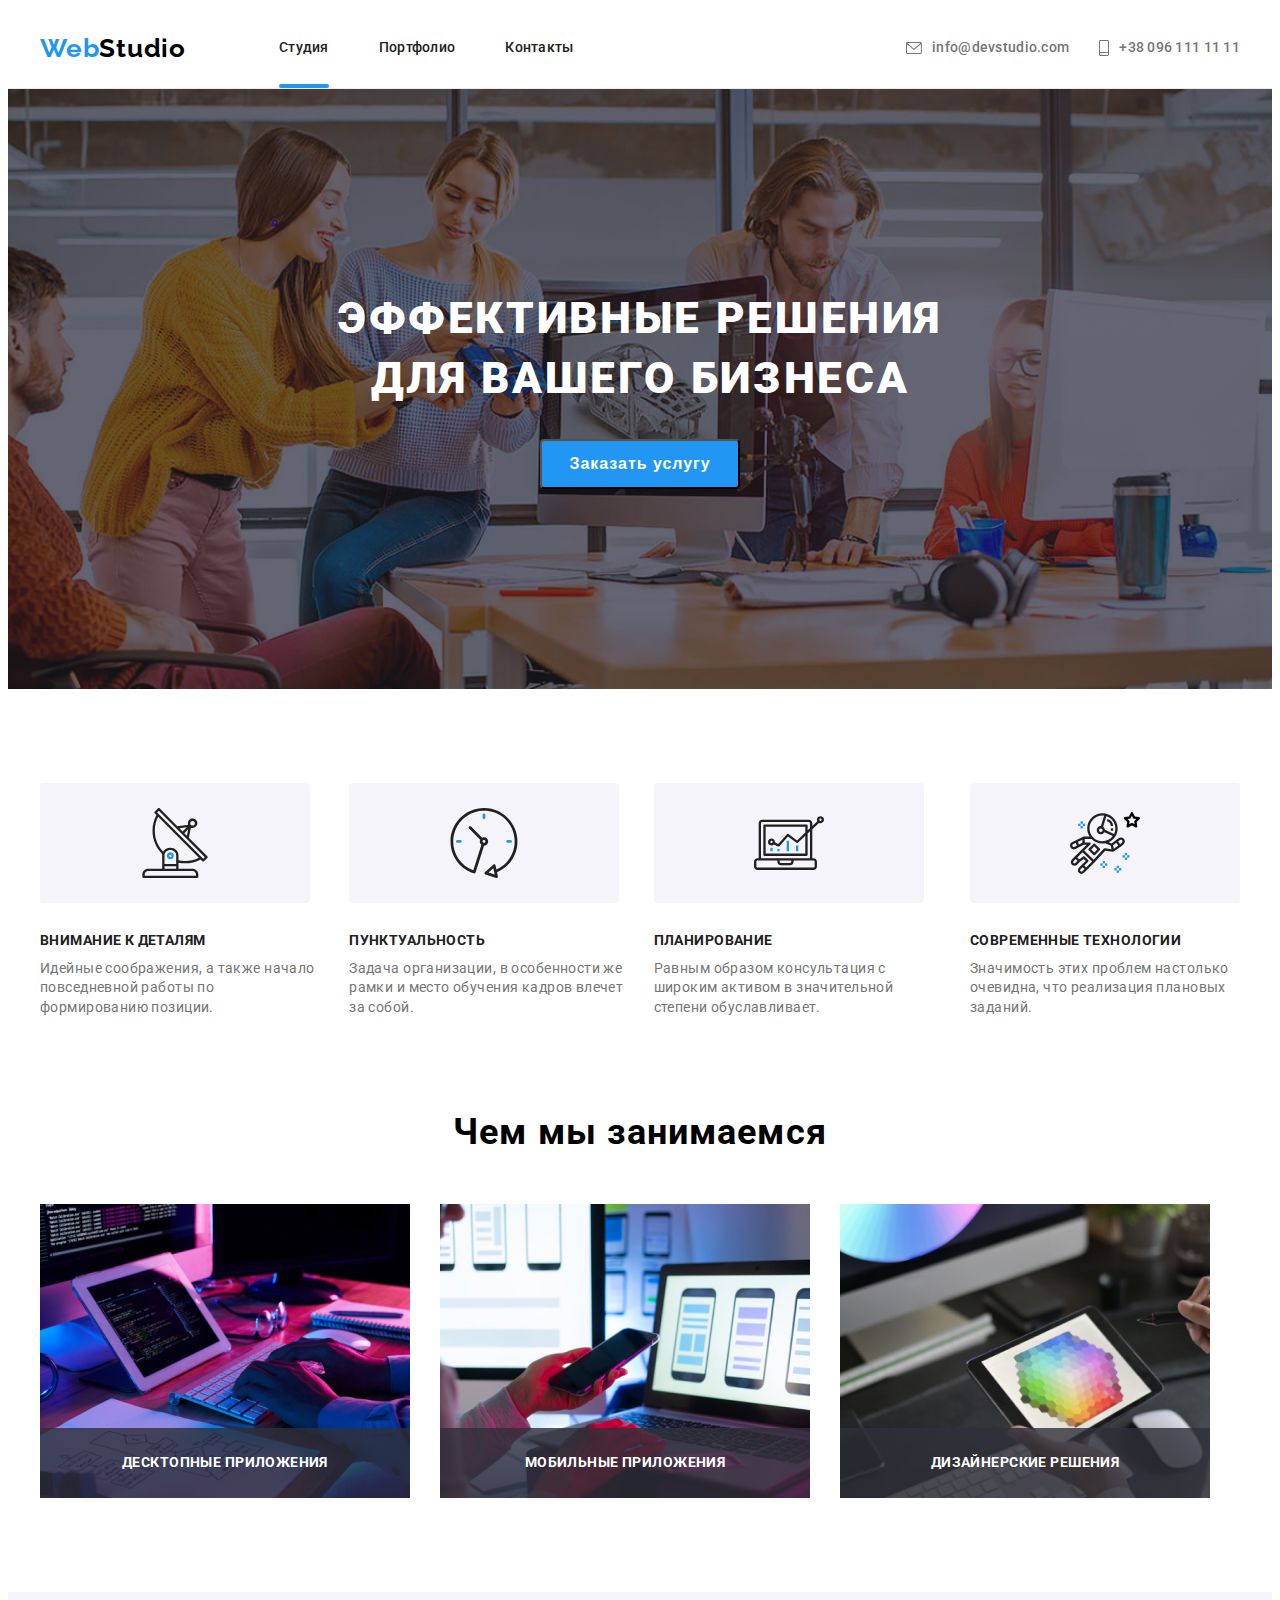
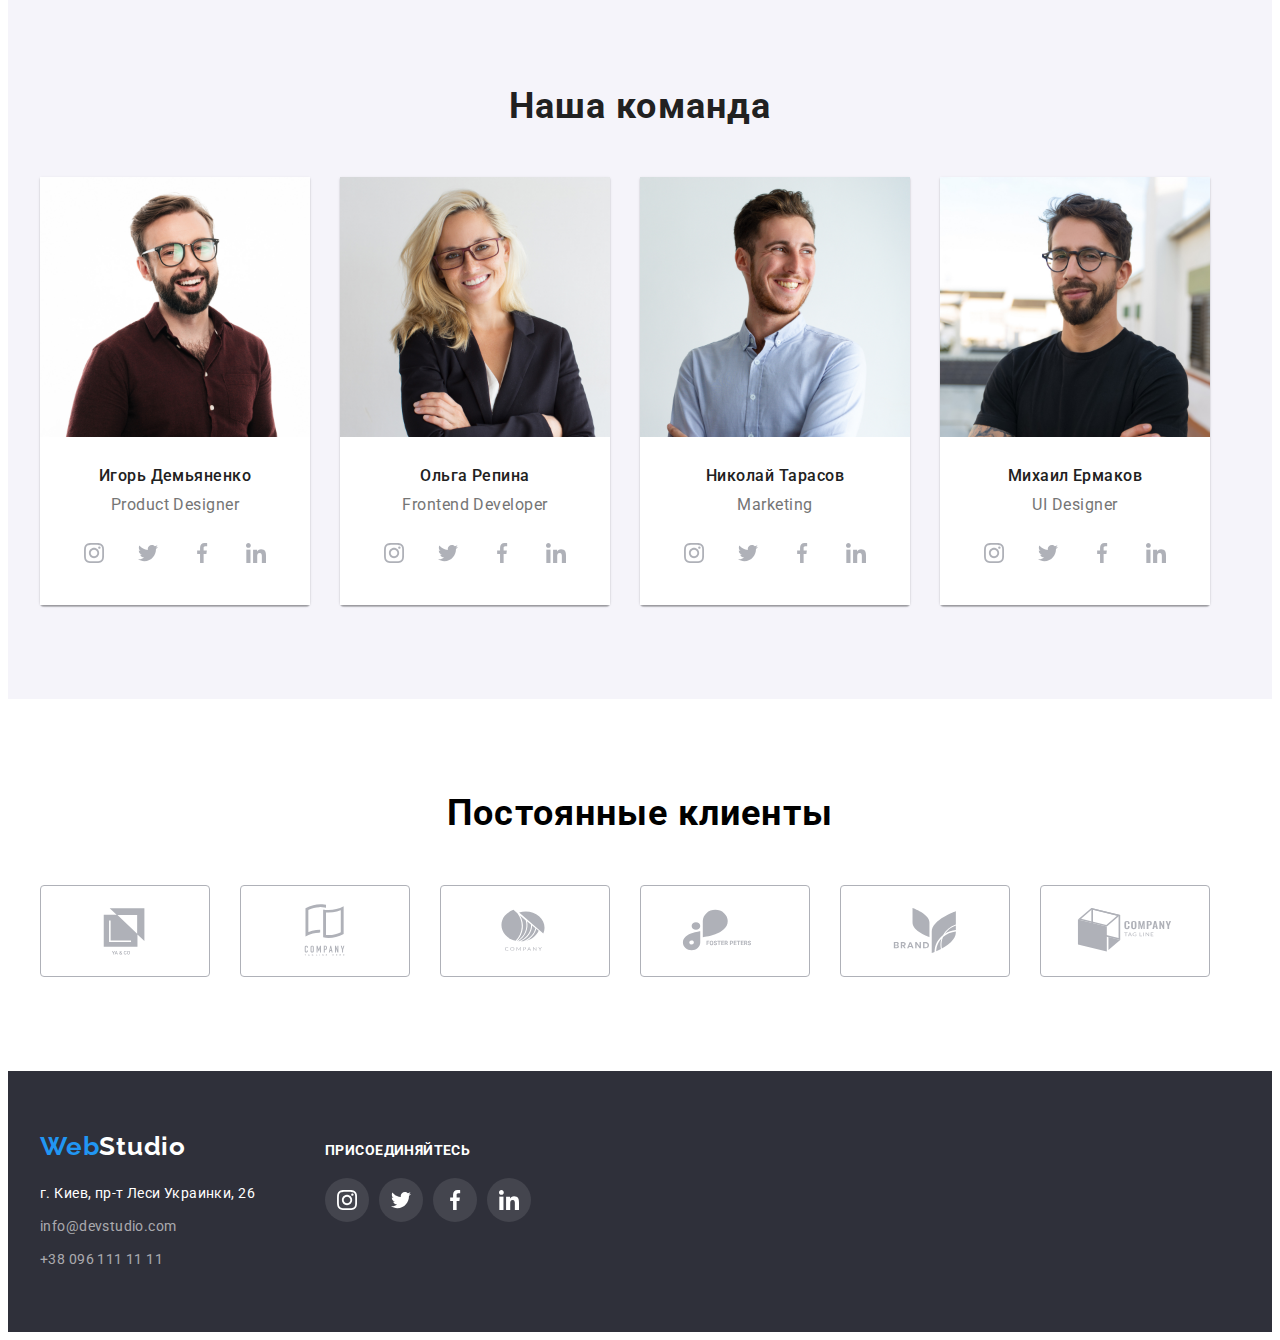
<file: index.html>
<!DOCTYPE html>
<html lang="ru">

<head>
  <meta charset="UTF-8" />
  <meta http-equiv="X-UA-Compatible" content="IE=edge" />
  <meta name="viewport" content="width=device-width, initial-scale=1.0" />
  <title>Document</title>
  <link rel="preconnect" href="https://fonts.googleapis.com" />
  <link rel="preconnect" href="https://fonts.gstatic.com" crossorigin />
  <link href="https://fonts.googleapis.com/css2?family=Raleway:wght@700&family=Roboto:wght@400;500;700;900&display=swap"
    rel="stylesheet" />
  <link rel="stylesheet" href="https://cdnjs.cloudflare.com/ajax/libs/modern-normalize/1.1.0/modern-normalize.min.css"
    integrity="sha512-wpPYUAdjBVSE4KJnH1VR1HeZfpl1ub8YT/NKx4PuQ5NmX2tKuGu6U/JRp5y+Y8XG2tV+wKQpNHVUX03MfMFn9Q=="
    crossorigin="anonymous" referrerpolicy="no-referrer" />
  <link rel="stylesheet" href="./css/styles.css" />
</head>

<body>
  <header class="header">
    <div class="container header-container">
      <nav class="header-nav">
        <a class="logo" href="./index.html" lang="en"><span class="web">Web</span>Studio</a>
        <ul class="menu-list list">
          <li class="menu-item">
            <a class="menu-link current" href="./index.html">Студия</a>
          </li>
          <li class="menu-item">
            <a class="menu-link" href="./portfolio.html">Портфолио</a>
          </li>
          <li class="menu-item">
            <a class="menu-link" href="">Контакты</a>
          </li>
        </ul>
      </nav>



      <ul class="contacts-list list">
        <li class="contacts-item"><a href="mailto:info@devstudio.com" lang="en" class="contacts-link-dark"><svg
              class="contacts-icon" width="16px" height="12px">
              <use href="./sprite.svg#icon-envelope">
              </use>
            </svg>info@devstudio.com</a></li>

        <li class="contacts-item"><a href="tel:+380961111111" class="contacts-link-dark"><svg class="contacts-icon"
              width="10px" height="16px">
              <use href="./sprite.svg#icon-smartphone">
              </use>
            </svg>+38 096 111 11 11</a></li>
      </ul>

    </div>
  </header>


  <main>
    <section class="hero">
      <div class="container">
        <h1 class="hero-title">Эффективные решения для вашего бизнеса</h1>
        <button class="header-btn" type="button" data-modal-open>Заказать услугу</button>
    </section>
    <section class="section">
      <div class="container">
        <h2 class="visually-hidden">Наши приемущества</h2>
        <ul class="section-list list">
          <!-- Ne section -->
          <li class="section-item">
            <div class="section-icons">
              <svg class="section-icon" width="70" height="70">
                <use href="./sprite.svg#icon-antenna"></use>
              </svg>
            </div>
            <h3 class="section-title">Внимание к деталям</h3>
            <p class="after-title">
              Идейные соображения, а также начало повседневной работы по формированию позиции.
            </p>
          </li>
          <li class="section-item">
            <div class="section-icons">
              <svg class="section-icon" width="70" height="70">
                <use href="./sprite.svg#icon-clock"></use>
              </svg>
            </div>
            <h3 class="section-title">Пунктуальность</h3>
            <p class="after-title">
              Задача организации, в особенности же рамки и место обучения кадров влечет за собой.
            </p>
          </li>
          <li class="section-item">
            <div class="section-icons">
              <svg class="section-icon" width="70" height="70">
                <use href="./sprite.svg#icon-diagram"></use>
              </svg>
            </div>
            <h3 class="section-title">Планирование</h3>
            <p class="after-title">
              Равным образом консультация с широким активом в значительной степени обуславливает.
            </p>
          </li>
          <li class="section-item">
            <div class="section-icons">
              <svg class="section-icon" width="70" height="70">
                <use href="./sprite.svg#icon-vector4"></use>
              </svg>
            </div>
            <h3 class="section-title">Современные технологии</h3>
            <p class="after-title">
              Значимость этих проблем настолько очевидна, что реализация плановых заданий.
            </p>
          </li>
        </ul>
      </div>
    </section>
    <section class="section direction">
      <div class="container">
        <h2 class="pre-title">Чем мы занимаемся</h2>
        <ul class="directions list">
          <li class="directions-item">
            <img src="./images/img1.jpg" alt="website_creation" width="370" />
            <p class="info-text">Десктопные приложения</p>
          </li>
          <li class="directions-item">
            <img src="./images/img2.jpg" alt="application creation" width="370" />
            <p class="info-text">Мобильные приложения</p>
          </li>
          <li class="directions-item"><img src="./images/img3.jpg" alt="design" width="370" />
            <p class="info-text">Дизайнерские решения</p>
          </li>
        </ul>
    </section>
    </div>
    <section class="section comand">
      <div class="container">
        <h2 class="comand-pre-title">Наша команда</h2>
        <ul class="comand-list list">

          <li class="comand-item">
            <img src="./images/team1.jpg" alt="Igor" width="270" />
            <div class="comands">
              <h3 class="comand-title">Игорь Демьяненко</h3>
              <p class="comand-text">Product Designer</p>
              <ul class="comand-social social-list">
                <li class="social-item">
                  <a href="" class="social-link">
                    <svg class="social-icon" width="20" height="20">
                      <use href="./sprite.svg#icon-instagram"></use>
                    </svg>
                  </a>
                </li>
                <li class="social-item">
                  <a href="" class="social-link">
                    <svg class="social-icon" width="20" height="20">
                      <use href="./sprite.svg#icon-twitter"></use>
                    </svg>
                  </a>
                </li>
                <li class="social-item">
                  <a href="" class="social-link">
                    <svg class="social-icon" width="20" height="20">
                      <use href="./sprite.svg#icon-facebook"></use>
                    </svg>
                  </a>
                </li>
                <li class="social-item">
                  <a href="" class="social-link">
                    <svg class="social-icon" width="20" height="20">
                      <use href="./sprite.svg#icon-linkedin"></use>
                    </svg>
                  </a>
                </li>
              </ul>
            </div>
          </li>
          <li class="comand-item">
            <img src="./images/team2.jpg" alt="Olgs" width="270" />
            <div class="comands">
              <h3 class="comand-title">Ольга Репина</h3>
              <p class="comand-text">Frontend Developer</p>
              <ul class="comand-social social-list">
                <li class="social-item">
                  <a href="" class="social-link">
                    <svg class="social-icon" width="20" height="20">
                      <use href="./sprite.svg#icon-instagram"></use>
                    </svg>
                  </a>
                </li>
                <li class="social-item">
                  <a href="" class="social-link">
                    <svg class="social-icon" width="20" height="20">
                      <use href="./sprite.svg#icon-twitter"></use>
                    </svg>
                  </a>
                </li>
                <li class="social-item">
                  <a href="" class="social-link">
                    <svg class="social-icon" width="20" height="20">
                      <use href="./sprite.svg#icon-facebook"></use>
                    </svg>
                  </a>
                </li>
                <li class="social-item">
                  <a href="" class="social-link">
                    <svg class="social-icon" width="20" height="20">
                      <use href="./sprite.svg#icon-linkedin"></use>
                    </svg>
                  </a>
                </li>
              </ul>
            </div>
          </li>
          <li class="comand-item">
            <img src="./images/team3.jpg" alt="Nikolai" width="270" />
            <div class="comands">
              <h3 class="comand-title">Николай Тарасов</h3>
              <p class="comand-text">Marketing</p>
              <ul class="comand-social social-list">
                <li class="social-item">
                  <a href="" class="social-link">
                    <svg class="social-icon" width="20" height="20">
                      <use href="./sprite.svg#icon-instagram"></use>
                    </svg>
                  </a>
                </li>
                <li class="social-item">
                  <a href="" class="social-link">
                    <svg class="social-icon" width="20" height="20">
                      <use href="./sprite.svg#icon-twitter"></use>
                    </svg>
                  </a>
                </li>
                <li class="social-item">
                  <a href="" class="social-link">
                    <svg class="social-icon" width="20" height="20">
                      <use href="./sprite.svg#icon-facebook"></use>
                    </svg>
                  </a>
                </li>
                <li class="social-item">
                  <a href="" class="social-link">
                    <svg class="social-icon" width="20" height="20">
                      <use href="./sprite.svg#icon-linkedin"></use>
                    </svg>
                  </a>
                </li>
              </ul>
            </div>
          </li>
          <li class="comand-item">
            <img src="./images/team4.jpg" alt="Mihail" width="270" />
            <div class="comands">
              <h3 class="comand-title">Михаил Ермаков</h3>
              <p class="comand-text">UI Designer</p>
              <ul class="comand-social social-list">
                <li class="social-item">
                  <a href="" class="social-link">
                    <svg class="social-icon" width="20" height="20">
                      <use href="./sprite.svg#icon-instagram"></use>
                    </svg>
                  </a>
                </li>
                <li class="social-item">
                  <a href="" class="social-link">
                    <svg class="social-icon" width="20" height="20">
                      <use href="./sprite.svg#icon-twitter"></use>
                    </svg>
                  </a>
                </li>
                <li class="social-item">
                  <a href="" class="social-link">
                    <svg class="social-icon" width="20" height="20">
                      <use href="./sprite.svg#icon-facebook"></use>
                    </svg>
                  </a>
                </li>
                <li class="social-item">
                  <a href="" class="social-link">
                    <svg class="social-icon" width="20" height="20">
                      <use href="./sprite.svg#icon-linkedin"></use>
                    </svg>
                  </a>
                </li>
              </ul>
            </div>
          </li>
        </ul>
      </div>
    </section>
    </div>
    <section class="section clients">
      <div class="container">
        <h2 class="clients-title">Постоянные клиенты</h2>
        <ul class="clients-list">
          <li class="clients-item">
            <a href="" class="clients-icons">
              <svg class="clients-icon" width="106" height="60">
                <use href="./sprite.svg#icon-logo1"></use>
              </svg></a>
          </li>
          <li class="clients-item">
            <a href="" class="clients-icons">
              <svg class="clients-icon" width="106" height="60">
                <use href="./sprite.svg#icon-logo2"></use>
              </svg></a>
          </li>
          <li class="clients-item">
            <a href="" class="clients-icons">
              <svg class="clients-icon" width="106" height="60">
                <use href="./sprite.svg#icon-logo3"></use>
              </svg></a>
          </li>
          <li class="clients-item">
            <a href="" class="clients-icons">
              <svg class="clients-icon" width="106" height="60">
                <use href="./sprite.svg#icon-logo4"></use>
              </svg></a>
          </li>
          <li class="clients-item">
            <a href="" class="clients-icons">
              <svg class="clients-icon" width="106" height="60">
                <use href="./sprite.svg#icon-logo5"></use>
              </svg></a>
          </li>
          <li class="clients-item">
            <a href="" class="clients-icons">
              <svg class="clients-icon" width="106" height="60">
                <use href="./sprite.svg#icon-logo6"></use>
              </svg></a>
          </li>
        </ul>
      </div>
    </section>

  </main>
  <footer class="contacts-bot">
    <div class="container container-footer">
      <div class="footer-adress-left">
        <a class="logo-bottom" href="./index.html" lang="en"><span class="web">Web</span>Studio</a>
        <address class="footer-adress">
          <ul class="contacts-list-bot list">
            <li class="contacts-link">
              <a class="contacts-link-light" href="https://goo.gl/maps/QXSwQN5gtXJ56YAf7">г. Киев, пр-т
                Леси Украинки, 26</a>
            </li>
            <li class="contacts-link">
              <a class="contacts-link-grey" href="mailto:info@devstudio.com">info@devstudio.com</a>
            </li>
            <li class="contacts-link">
              <a class="contacts-link-grey" href="tel:+380961111111"> +38 096 111 11 11</a>
            </li>
          </ul>
        </address>
      </div>

      <div class="footer-social">
        <p class="social-title">Присоединяйтесь
        <ul class="comand-social social-list">
          <li class="social-item">
            <a href="" class="social-link-bot">
              <svg class="social-icon-bot" width="20" height="20">
                <use href="./sprite.svg#icon-instagram"></use>
              </svg>
            </a>
          </li>
          <li class="social-item">
            <a href="" class="social-link-bot">
              <svg class="social-icon-bot" width="20" height="20">
                <use href="./sprite.svg#icon-twitter"></use>
              </svg>
            </a>
          </li>
          <li class="social-item">
            <a href="" class="social-link-bot">
              <svg class="social-icon-bot" width="20" height="20">
                <use href="./sprite.svg#icon-facebook"></use>
              </svg>
            </a>
          </li>
          <li class="social-item">
            <a href="" class="social-link-bot">
              <svg class="social-icon-bot" width="20" height="20">
                <use href="./sprite.svg#icon-linkedin"></use>
              </svg>
            </a>
          </li>
          </p>
      </div>
    </div>
  </footer>
  <div class="backdrop is-hidden" data-modal>
    <div class="modal">
      <button type="button" class="modal-btn" data-modal-close>
        <svg class="modal-close-icon" width="10" height="9">
          <use href="./sprite.svg#icon-Close"></use>
        </svg>
      </button>
    </div>
  </div>
</body>
<script src="./js/modal.js"></script>

</html>
</file>
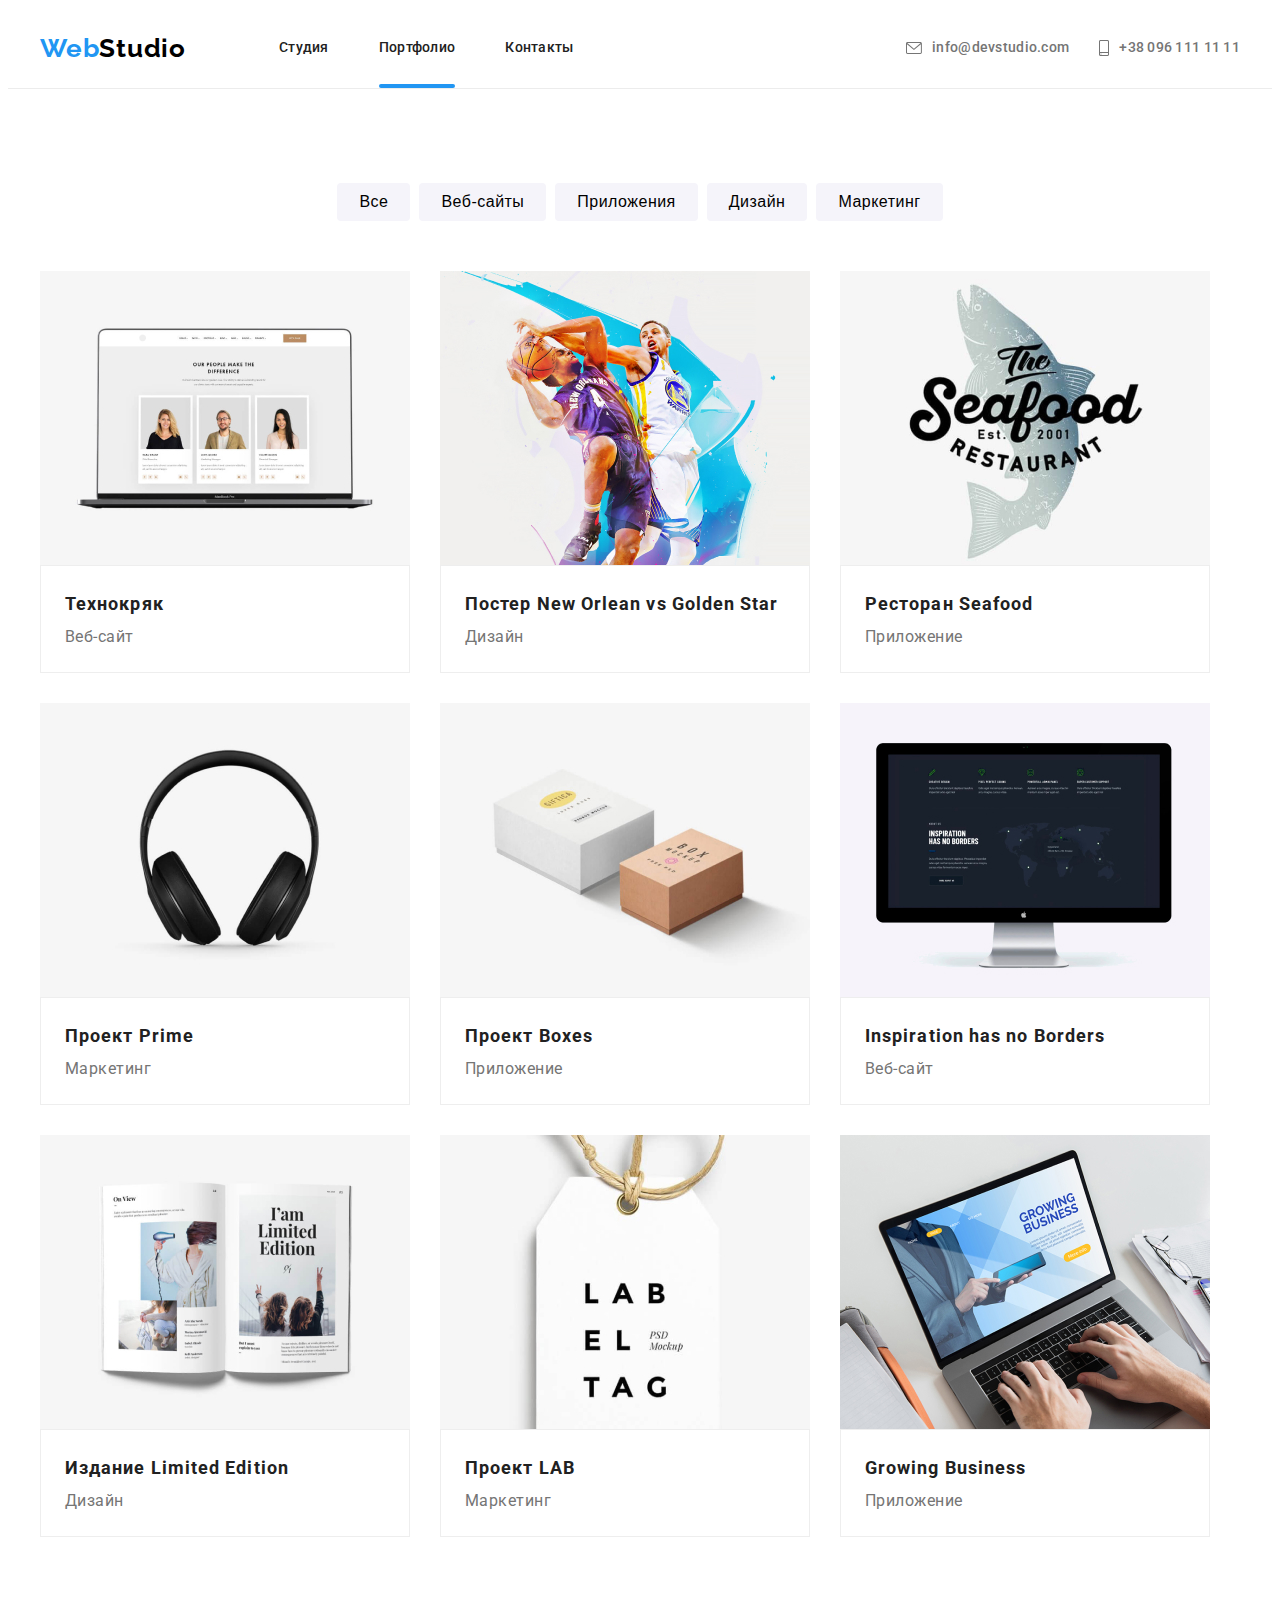
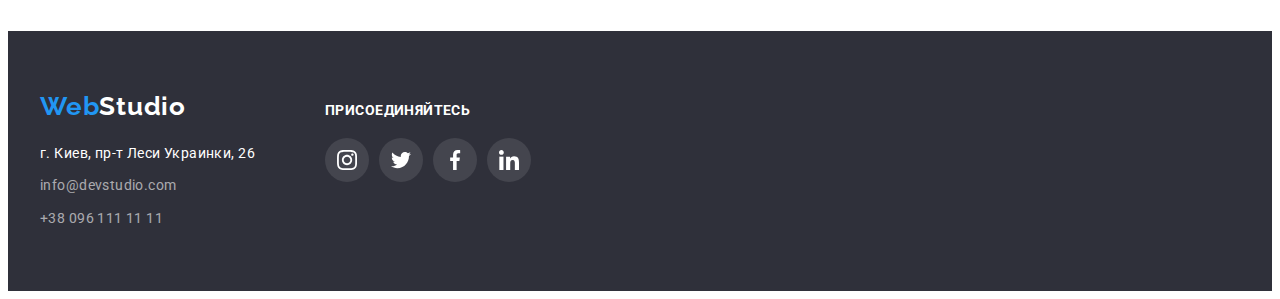
<file: portfolio.html>
<!DOCTYPE html>
<html lang="ru">

<head>
  <meta charset="UTF-8" />
  <meta http-equiv="X-UA-Compatible" content="IE=edge" />
  <meta name="viewport" content="width=device-width, initial-scale=1.0" />
  <title>Document</title>
  <link rel="preconnect" href="https://fonts.googleapis.com" />
  <link rel="preconnect" href="https://fonts.gstatic.com" crossorigin />
  <link href="https://fonts.googleapis.com/css2?family=Raleway:wght@700&family=Roboto:wght@400;500;700;900&display=swap"
    rel="stylesheet" />
  <link rel="stylesheet" href="https://cdnjs.cloudflare.com/ajax/libs/modern-normalize/1.1.0/modern-normalize.min.css"
    integrity="sha512-wpPYUAdjBVSE4KJnH1VR1HeZfpl1ub8YT/NKx4PuQ5NmX2tKuGu6U/JRp5y+Y8XG2tV+wKQpNHVUX03MfMFn9Q=="
    crossorigin="anonymous" referrerpolicy="no-referrer" />
  <link rel="stylesheet" href="./css/styles.css" />
</head>

<body>
  <header class="header">
    <div class="container header-container">
      <nav class="header-nav">
        <a class="logo" href="./index.html" lang="en"><span class="web">Web</span>Studio</a>
        <ul class="menu-list list">
          <li class="menu-item">
            <a class="menu-link link" href="./index.html">Студия</a>
          </li>
          <li class="menu-item">
            <a class="menu-link link current" href="./portfolio.html">Портфолио</a>
          </li>
          <li class="menu-item"><a class="menu-link link" href="">Контакты</a></li>
        </ul>
      </nav>

      <ul class="contacts-list list">
        <li class="contacts-item"><a href="mailto:info@devstudio.com" lang="en" class="contacts-link-dark"><svg
              class="contacts-icon" width="16px" height="12px">
              <use href="./sprite.svg#icon-envelope">
              </use>
            </svg>info@devstudio.com</a></li>
        <li class="contacts-item"><a href="tel:+380961111111" class="contacts-link-dark"><svg class="contacts-icon"
              width="10px" height="16px">
              <use href="./sprite.svg#icon-smartphone">
              </use>
            </svg>+38 096 111 11 11</a></li>
      </ul>
    </div>
  </header>
  <main>
    <section class="section">
      <div class="container">
        <h1 class="visually-hidden">Меню</h1>
        <ul class="filtr-list">
          <li class="filtr-item"><button type="button" class="filtr-button">Все</button></li>
          <li class="filtr-item">
            <button type="button" class="filtr-button">Веб-сайты</button>
          </li>
          <li class="filtr-item">
            <button type="button" class="filtr-button">Приложения</button>
          </li>
          <li class="filtr-item"><button type="button" class="filtr-button">Дизайн</button></li>
          <li class="filtr-item">
            <button type="button" class="filtr-button">Маркетинг</button>
          </li>
        </ul>
        <div class="portfolo">
          <ul class="portfolio-list">
            <li class="porfolio-item">
              <a href="" class="portfolio-link">
                <div class="porfolio-item-wrap">
                  <img src="./images/portfolio/img_p1.jpg" alt="Sait" height="294" width="370" />
                  <p class="portfolio-picture-text">Технокряк это современная площадка распространения коронавируса.
                    Компании используют эту платформу для цифрового шпионажа и атак на защищённые сервера конкурентов.
                  </p>
                </div>
                <div class="porfolio-texts">
                  <h2 class="portfolio-title">Технокряк</h2>
                  <p class="portfolio-text">Веб-сайт</p>
                </div>
              </a>
            </li>
            <li class="porfolio-item">
              <a href="" class="portfolio-link">
                <img src="./images/portfolio/img_p2.jpg" alt="Disign" width="370" />
                <div class="porfolio-texts">
                  <h2 class="portfolio-title">Постер New Orlean vs Golden Star</h2>
                  <p class="portfolio-text">Дизайн</p>
                </div>
              </a>
            </li>
            <li class="porfolio-item">
              <a href="" class="portfolio-link">
                <img src="./images/portfolio/img_p3.jpg" alt="Restoran" width="370" />
                <div class="porfolio-texts">
                  <h2 class="portfolio-title">Ресторан Seafood</h2>
                  <p class="portfolio-text">Приложение</p>
                </div>
              </a>
            </li>
            <li class="porfolio-item">
              <a href="" class="portfolio-link">
                <img src="./images/portfolio/img_p4.jpg" alt="Project" width="370" />
                <div class="porfolio-texts">
                  <h2 class="portfolio-title">Проект Prime</h2>
                  <p class="portfolio-text">Маркетинг</p>
                </div>
              </a>
            </li>

            <li class="porfolio-item">
              <a href="" class="portfolio-link">
                <img src="./images/portfolio/img_p5.jpg" alt="Box" width="370" />
                <div class="porfolio-texts">
                  <h2 class="portfolio-title">Проект Boxes</h2>
                  <p class="portfolio-text">Приложение</p>
                </div>
              </a>
            </li>

            <li class="porfolio-item">
              <a href="" class="portfolio-link">
                <img src="./images/portfolio/img_p6.jpg" alt="Web" width="370" />
                <div class="porfolio-texts">
                  <h2 class="portfolio-title">Inspiration has no Borders</h2>
                  <p class="portfolio-text">Веб-сайт</p>
                </div>
              </a>
            </li>

            <li class="porfolio-item">
              <a href="" class="portfolio-link">
                <img src="./images/portfolio/img_p7.jpg" alt="Book" width="370" />
                <div class="porfolio-texts">
                  <h2 class="portfolio-title">Издание Limited Edition</h2>
                  <p class="portfolio-text">Дизайн</p>
                </div>
              </a>
            </li>

            <li class="porfolio-item">
              <a href="" class="portfolio-link">
                <img src="./images/portfolio/img_p8.jpg" alt="Project" width="370" />
                <div class="porfolio-texts">
                  <h2 class="portfolio-title">Проект LAB</h2>
                  <p class="portfolio-text">Маркетинг</p>
                </div>
              </a>
            </li>

            <li class="porfolio-item">
              <a href="" class="portfolio-link">
                <img src="./images/portfolio/img_p9.jpg" alt="App" width="370" />
                <div class="porfolio-texts">
                  <h2 class="portfolio-title">Growing Business</h2>
                  <p class="portfolio-text">Приложение</p>
                </div>
              </a>
            </li>
          </ul>
    </section>
    </div>
  </main>
  <footer class="contacts-bot">
    <div class="container container-footer">
      <div class="footer-adress-left">
        <a class="logo-bottom" href="./index.html" lang="en"><span class="web">Web</span>Studio</a>
        <address class="footer-adress">
          <ul class="contacts-list-bot list">
            <li class="contacts-link">
              <a class="contacts-link-light" href="https://goo.gl/maps/QXSwQN5gtXJ56YAf7">г. Киев, пр-т
                Леси Украинки, 26</a>
            </li>
            <li class="contacts-link">
              <a class="contacts-link-grey" href="mailto:info@devstudio.com">info@devstudio.com</a>
            </li>
            <li class="contacts-link">
              <a class="contacts-link-grey" href="tel:+380961111111"> +38 096 111 11 11</a>
            </li>
          </ul>
        </address>
      </div>

      <div class="footer-social">
        <p class="social-title">Присоединяйтесь
        <ul class="comand-social social-list">
          <li class="social-item">
            <a href="" class="social-link-bot">
              <svg class="social-icon-bot" width="20" height="20">
                <use href="./sprite.svg#icon-instagram"></use>
              </svg>
            </a>
          </li>
          <li class="social-item">
            <a href="" class="social-link-bot">
              <svg class="social-icon-bot" width="20" height="20">
                <use href="./sprite.svg#icon-twitter"></use>
              </svg>
            </a>
          </li>
          <li class="social-item">
            <a href="" class="social-link-bot">
              <svg class="social-icon-bot" width="20" height="20">
                <use href="./sprite.svg#icon-facebook"></use>
              </svg>
            </a>
          </li>
          <li class="social-item">
            <a href="" class="social-link-bot">
              <svg class="social-icon-bot" width="20" height="20">
                <use href="./sprite.svg#icon-linkedin"></use>
              </svg>
            </a>
          </li>
          </p>
      </div>



    </div>
  </footer>
</body>

</html>
</file>
<file: css/styles.css>
:root {
  --primary-title-color: #ffffff;
  --secondary-title-color: #212121;
  --third-tite-color: #757575;
  --primary-text-color: #212121;
  --second-text-color: #757575;
  --accent-color: #2196f3;
}

p,
h1,
h2,
h3,
h4,
h5,
h6 {
  margin: 0;
}

ul {
  list-style: none;
  margin: 0;
  padding: 0;
}

img {
  height: auto;
  display: block;
  min-width: 100%;
}

body {
  font-family: 'Roboto', sans-serif;
}

a {
  text-decoration: none;
}

/* *,
  *:before,
  *:after {
    box-sizing: inherit;
  } */

.container {
  width: 1200px;
  padding-left: 15px;
  padding-right: 15px;
  margin: 0 auto;
}

.logo {
  font-family: Raleway;
  font-weight: 700;
  font-size: 26px;
  line-height: 1.19;
  letter-spacing: 0.03em;
  text-decoration: none;
}
.web {
  color: #2196f3;
}
.logo {
  color: #000000;
}

.menu-link.current::after {
  content: '';
  width: 100%;
  position: absolute;
  height: 4px;
  border-radius: 2px;
  bottom: 0px;
  display: block;
  background-color: var(--accent-color);
}

/* --------------header-------------- */

.visually-hidden {
  position: absolute;
  width: 1px;
  height: 1px;
  margin: -1px;
  border: 0;
  padding: 0;
  white-space: nowrap;
  clip-path: inset(100%);
  clip: rect(0 0 0 0);
  overflow: hidden;
}

.menu-list {
  display: flex;
  align-items: center;
}

.header {
  border-bottom: 1px solid #ececec;
}

.header-nav {
  display: flex;
  align-items: center;
}

.header-container {
  display: flex;
  align-items: center;
}

.header-contacts {
  margin-left: auto;
}

.contacts-list {
  margin-left: auto;
  display: flex;
}

.logo {
  margin-right: 93px;
}

.menu-item:not(:last-child) {
  margin-right: 50px;
}

.section-list {
  display: flex;
}

.section-item:not(:last-child) {
  margin-right: 30px;
}

.section-icons {
  width: 270px;
  height: 120px;
  background: #f5f4fa;
  border-radius: 4px;
  margin-bottom: 30px;
  display: flex;
  justify-content: center;
  align-items: center;
}

/* .section-item.section-list:not(:last-child) {
    margin-right: 30px;
    width: calc(100% / 4 - 30px);
  } */

.contacts-item:not(:last-child) {
  margin-right: 30px;
}

.contacts-item {
  display: flex;
  justify-content: center;
  align-items: center;
}

.contacts-icon {
  margin-right: 10px;
  display: flex;
  justify-content: center;
  align-items: center;
  fill: var(--third-tite-color);
  transition: fill 250ms cubic-bezier(0.4, 0, 0.2, 1);
}

.menu-link {
  display: block;
  font-weight: 500;
  font-size: 14px;
  line-height: 1.14;
  letter-spacing: 0.02em;
  color: var(--primary-text-color);
  cursor: pointer;
  padding-top: 32px;
  padding-bottom: 32px;
  transition: color 250ms cubic-bezier(0.4, 0, 0.2, 1);
  position: relative;
}

.contacts-link-dark {
  display: flex;
  align-items: center;
  font-weight: 500;
  font-size: 14px;
  line-height: 1.14;
  letter-spacing: 0.02em;
  color: var(--third-tite-color);
  transition: color 250ms cubic-bezier(0.4, 0, 0.2, 1), fill 250ms cubic-bezier(0.4, 0, 0.2, 1);
}

.menu-link:hover,
.menu-link:focus {
  color: var(--accent-color);
}

.contacts-link-dark:hover,
.contacts-link-dark:focus {
  color: var(--accent-color);
  fill: var(--accent-color);
  cursor: pointer;
}

.contacts-link-dark:hover .contacts-icon,
.contacts-link-dark:focus .contacts-icon {
  fill: var(--accent-color);
}

.contacts-link:last-child {
  margin-bottom: 0px;
}

.contacts-link {
  margin-bottom: 9px;
}

.contacts-link:first-child {
  margin-top: 20px;
}

.header-btn {
  display: flex;
  justify-content: center;
  align-items: center;
  margin: 0 auto;
  font-weight: 700;
  font-size: 16px;
  line-height: 1, 87;
  letter-spacing: 0.06em;
  color: var(--primary-title-color);
  background-color: var(--accent-color);
  cursor: pointer;
  width: 200px;
  height: 50px;
  /* padding: 10px 30px; */
  text-align: center;
  margin-top: 30px;
  box-shadow: 0px 4px 4px rgba(0, 0, 0, 0.15);
  border-radius: 4px;
}

/* .header-btn:focus,
.header-btn:hover {
  color: var(--primary-title-color);
} */

.hero-title {
  font-weight: 900;
  font-size: 44px;
  line-height: 1.36;
  letter-spacing: 0.06em;
  text-transform: uppercase;
  color: var(--primary-title-color);
  text-align: center;
}

.hero {
  padding-top: 200px;
  padding-bottom: 200px;
  background-image: linear-gradient(rgba(47, 48, 58, 0.4), rgba(47, 48, 58, 0.4)),
    url(../images/hero-bg.jpg);
  background-repeat: no-repeat;
  background-size: cover;
  background-position: center;
  background-color: #2f303a;
  margin: 0 auto;
  max-width: 1600px;
}

.hero-title {
  width: 696px;
  font-size: 44px;
  margin: 0 auto;
}

.sectoin-list {
  list-style: none;
  display: flex;
}

.section {
  padding: 94px 0;
}

.direction {
  padding-top: 0;
}

.section-title {
  font-weight: 700;
  font-size: 14px;
  line-height: 1.14;
  letter-spacing: 0.03em;
  text-transform: uppercase;
  color: var(--primary-text-color);
}

.after-title {
  font-size: 14px;
  line-height: 1.41;
  letter-spacing: 0.03em;
  color: var(--second-text-color);
  margin-top: 10px;
}

.pre-title {
  font-weight: 700;
  font-size: 36px;
  line-height: 1.16;
  letter-spacing: 0.03em;
  text-align: center;
  margin-bottom: 50px;
}

.comand-title {
  font-weight: 500;
  font-size: 16px;
  line-height: 1.18;
  letter-spacing: 0.03em;
  color: var(--primary-text-color);
}

.comand-text {
  font-size: 16px;
  line-height: 1.18;
  letter-spacing: 0.03em;
  color: var(--second-text-color);
  margin-bottom: 16px;
}

.social-list {
  display: flex;
  justify-content: center;
}

.social-item {
  margin-right: 10px;
  height: 44px;
  width: 44px;
}

.social-item:last-child {
  margin-right: 0;
}

.social-icon {
  fill: #afb1b8;
  transition: fill 250ms cubic-bezier(0.4, 0, 0.2, 1);
}

.social-icon-bot {
  fill: var(--primary-title-color);
  transition: fill 250ms cubic-bezier(0.4, 0, 0.2, 1);
}

.social-link {
  width: 100%;
  height: 100%;
  border-radius: 50%;
  /* background-color: black; */
  display: flex;
  align-items: center;
  justify-content: center;
  transition: background-color 250ms cubic-bezier(0.4, 0, 0.2, 1);
}

.social-link:hover,
.social-link:focus {
  background-color: var(--accent-color);
}

.social-link:hover .social-icon,
.social-link:focus .social-icon {
  fill: var(--primary-title-color);
}

.contacts {
  background-color: #2f303a;
}
.contacts-link-light {
  display: block;
  font-size: 14px;
  line-height: 1.71;
  letter-spacing: 0.03em;
  color: var(--primary-title-color);
  margin-right: 70px;
}
.contacts-link-grey {
  font-size: 14px;
  line-height: 1.71;
  letter-spacing: 0.03em;
  color: rgba(255, 255, 255, 0.6);
}

/* Pottfolio*/
.filtr-button {
  border: transparent;
  font-weight: 500;
  font-size: 16px;
  line-height: 1.62;
  letter-spacing: 0.03em;
  color: var (--primary-title-color);
  background-color: #f5f4fa;
  cursor: pointer;
  border-radius: 4px;
  padding: 6px 22px;
}

.filtr-button:hover,
.filtr-button:focus {
  background-color: var(--accent-color);
  color: #f5f4fa;
  box-shadow: 0px 3px 1px rgba(0, 0, 0, 0.1), 0px 1px 2px rgba(0, 0, 0, 0.08),
    0px 2px 2px rgba(0, 0, 0, 0.12);
  transition: background-color 250ms cubic-bezier(0.4, 0, 0.2, 1),
    box-shadow 250ms cubic-bezier(0.4, 0, 0.2, 1), color 250ms cubic-bezier(0.4, 0, 0.2, 1);
}

.filtr-list {
  justify-content: center;
}

/* .filtr-list:not(:last-child) {
    margin-right: 9ps;
  } */

.directions {
  display: flex;
}

.directions-item:not(:last-child) {
  margin-right: 30px;
}

.directions-item {
  position: relative;
}

/* .info-block {
  display: flex;
  text-align: center;
  justify-content: center;
} */

.info-text {
  display: flex;
  position: absolute;
  left: 0;
  bottom: 0;
  color: var(--primary-title-color);
  background: rgba(47, 48, 58, 0.8);
  width: 100%;
  height: 70px;
  font-weight: 700;
  font-size: 14px;
  line-height: 1.14;
  letter-spacing: 0.03em;
  text-transform: uppercase;
  justify-content: center;
  align-items: center;
}

.portfolio-title {
  text-decoration: none;
  font-weight: 700;
  font-size: 18px;
  line-height: 2;
  letter-spacing: 0.06em;
  color: var(--primary-text-color);
}
.portfolio-text {
  text-decoration: none;
  font-size: 16px;
  line-height: 1.87;
  letter-spacing: 0.03em;
  color: var(--third-tite-color);
}

address {
  font-style: normal;
}

.logo-bottom {
  font-family: Raleway;
  font-weight: 700;
  font-size: 26px;
  line-height: 1.19;
  letter-spacing: 0.03em;
  text-decoration: none;
}
.web {
  color: #2196f3;
}
.logo-bottom {
  color: var(--primary-title-color);
}

.contacts-link-light:hover,
.contacts-link-light:focus {
  color: var(--accent-color);
  transition: color 250ms cubic-bezier(0.4, 0, 0.2, 1);
}

.contacts-link-grey:hover,
.contacts-link-grey:focus {
  color: var(--accent-color);
  transition: color 250ms cubic-bezier(0.4, 0, 0.2, 1);
}

.comand {
  background-color: #f5f4fa;
}

.comand-list {
  display: flex;
}

.comand-item {
  text-align: center;
  box-shadow: 0px 1px 3px rgba(0, 0, 0, 0.12), 0px 1px 1px rgba(0, 0, 0, 0.14),
    0px 2px 1px rgba(0, 0, 0, 0.2);
  border-radius: 0px 0px 4px 4px;
}

.comand-pre-title {
  font-weight: 700;
  font-size: 36px;
  line-height: 1.16;
  text-align: center;
  letter-spacing: 0.03em;
  color: var(--secondary-title-color);
  margin-bottom: 50px;
}

.comand-item:not(:last-child) {
  margin-right: 30px;
}

.comand-text {
  margin-top: 10px;
}

.logo-bottom {
  margin-top: 60px;
  margin-bottom: 60px;
}

.comands {
  padding-top: 30px;
  padding-bottom: 30px;
  background-color: #fff;
}

.contacts-bot {
  display: flex;
  padding-top: 60px;
  padding-bottom: 60px;
  background-color: #2f303a;
  align-items: center;
}

.contacts-link-grey {
  display: block;
}

.clients-list {
  display: flex;
}

.clients-title {
  font-weight: 700;
  font-size: 36px;
  line-height: 1.16;
  text-align: center;
  letter-spacing: 0.03em;
  margin-bottom: 50px;
}

.clients-item:not(:last-child) {
  margin-right: 30px;
}

.clients-icons {
  width: 170px;
  height: 92px;
  border: 1px solid #afb1b8;
  box-sizing: border-box;
  border-radius: 4px;
  fill: #afb1b8;
  display: flex;
  justify-content: center;
  align-items: center;
  transition: border-color 250ms cubic-bezier(0.4, 0, 0.2, 1),
    fill 250ms cubic-bezier(0.4, 0, 0.2, 1);
}

.clients-icons:focus,
.clients-icons:hover {
  fill: var(--accent-color);
  cursor: pointer;
  border-color: var(--accent-color);
}

.filtr-list {
  margin-bottom: 50px;
  display: flex;
}

.filtr-item:not(:last-child) {
  margin-right: 9px;
}

.porfolio-texts {
  padding-left: 24px;
  padding-bottom: 20px;
  padding-top: 20px;
}

.portfolio-list {
  display: flex;
  flex-wrap: wrap;
}

.porfolio-item {
  display: flex;
  flex-basis: calc((100% - 3 * 30px) / 3);
  margin-right: 30px;
  margin-bottom: 30px;
  background: #ffffff;
  /* border: 1px solid #eeeeee; */
  box-sizing: border-box;
  position: relative;
}

.porfolio-item:hover .portfolio-picture-text {
  transform: translateY(0);
}

.porfolio-item:nth-child(3n) {
  margin-right: 0px;
}

.porfolio-item:nth-last-child(-n + 3) {
  margin-bottom: 0;
}

.porfolio-texts {
  border: 1px solid #eeeeee;
}

.portfolio-link:hover,
.portfolio-link:focus {
  transform: scale(1.05);
  box-shadow: 0px 1px 1px rgba(0, 0, 0, 0.12), 0px 4px 4px rgba(0, 0, 0, 0.06),
    1px 4px 6px rgba(0, 0, 0, 0.16);
  transition: box-shadow 250ms cubic-bezier(0.4, 0, 0.2, 1);
}

.container-footer {
  display: flex;
  align-items: baseline;
}

.social-title {
  font-weight: 700;
  font-size: 14px;
  line-height: 16px;
  letter-spacing: 0.03em;
  text-transform: uppercase;
  color: #ffffff;
  margin-bottom: 20px;
}

.social-link-bot {
  width: 100%;
  height: 100%;
  border-radius: 50%;
  background-color: rgba(255, 255, 255, 0.1);
  display: flex;
  align-items: center;
  justify-content: center;
  transition: background-color 250ms cubic-bezier(0.4, 0, 0.2, 1);
}

.social-link-bot:hover,
.social-link-bot:focus {
  background-color: var(--accent-color);
}

.social-link-bot:hover .social-icon,
.social-link-bot:focus .social-icon {
  fill: var(--primary-title-color);
}

.portfolio-picture-text {
  position: absolute;
  top: 0;
  left: 0;
  color: #ffffff;
  font-weight: 500l;
  font-size: 18px;
  line-height: 1.56;
  letter-spacing: 0.03em;
  background-color: rgba(33, 150, 243, 0.9);
  padding: 63px 24px;
  height: 100%;
  transform: translateY(100%);
  transition: transform 250ms linear;
}

.porfolio-item-wrap {
  position: relative;
  overflow: hidden;
}

.backdrop {
  width: 100vw;
  height: 100vh;
  background-color: rgba(0, 0, 0, 0.2);
  position: fixed;
  top: 0;
  transition: opacity 500ms linear, visibility 500ms linear;
}

.modal {
  position: absolute;
  width: 528px;
  height: 581px;
  background: #ffffff;
  box-shadow: 0px 1px 3px rgba(0, 0, 0, 0.12), 0px 1px 1px rgba(0, 0, 0, 0.14),
    0px 2px 1px rgba(0, 0, 0, 0.2);
  border-radius: 4px;
  top: 50%;
  left: 50%;
  transform: translate(-50%, -50%) rotate(0deg);
  transition: transform 500ms linear, visibility 500ms linear;
}

.modal-btn {
  border: 1px solid rgba(0, 0, 0, 0.1);
  background-color: var(--primary-title-color);
  width: 30px;
  height: 30px;
  border-radius: 50%;
  position: absolute;
  top: 8px;
  right: 8px;
  display: flex;
  align-items: center;
  justify-content: center;
}

.backdrop.is-hidden {
  visibility: hidden;
  opacity: 0;
  pointer-events: none;
}

.backdrop.is-hidden .modal {
  transform: translate(-50%, -50%) rotate(180deg);
  transition: transform 500ms linear, visibility 500ms linear;
}
</file>
